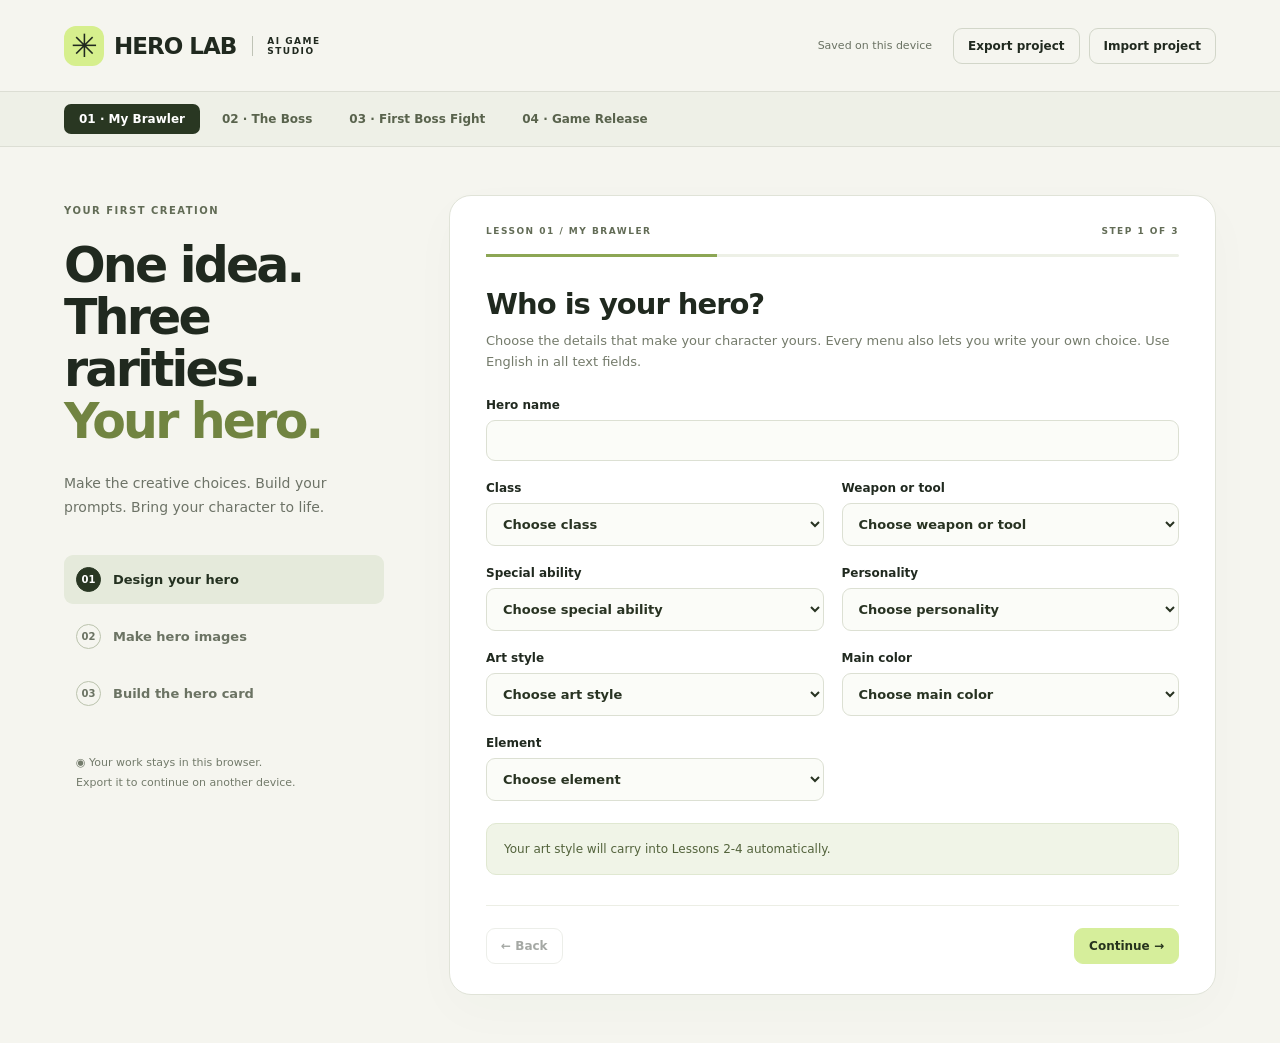
<file: index.html>
<!doctype html><html lang="en"><head><meta charset="UTF-8"><meta name="viewport" content="width=device-width,initial-scale=1"><meta name="description" content="Build your own game hero prompts, step by step."><title>Hero Lab · AI Game Studio</title><link rel="stylesheet" href="style.css?v=12"></head><body><header><a class="brand" href="./"><span class="mark">✳</span> HERO LAB <small>AI GAME STUDIO</small></a><div class="tools"><span id="saveState" role="status">Saved on this device</span><button id="export">Export project</button><button id="importButton">Import project</button><input id="import" type="file" accept="application/json,.json" hidden></div></header><nav class="courseNav" aria-label="Choose a lesson"><a href="index.html" class="current" aria-current="page">01 · My Brawler</a><a href="lesson-2.html" CLASS="L2">02 · The Boss</a><a href="lesson-3.html" CLASS="L3">03 · First Boss Fight</a><a href="lesson-4.html" CLASS="L4">04 · Game Release</a></nav><main><aside><div class="eyebrow">YOUR FIRST CREATION</div><h1>One idea.<br>Three rarities.<br><em>Your hero.</em></h1><p class="intro">Make the creative choices. Build your prompts. Bring your character to life.</p><nav id="steps" aria-label="Lesson steps"></nav><div class="local">◉ Your work stays in this browser.<br>Export it to continue on another device.</div></aside><section class="workspace"><div class="topline"><span>LESSON 01 / MY BRAWLER</span><span id="count"></span></div><div class="progress"><div id="progress"></div></div><div id="content"></div><footer><button id="back">← Back</button><button id="next" class="primary">Continue →</button></footer></section></main><div id="toast" role="status" aria-live="polite"></div><script src="shared.js?v=12"></script><script src="app.js?v=12"></script></body></html>
</file>
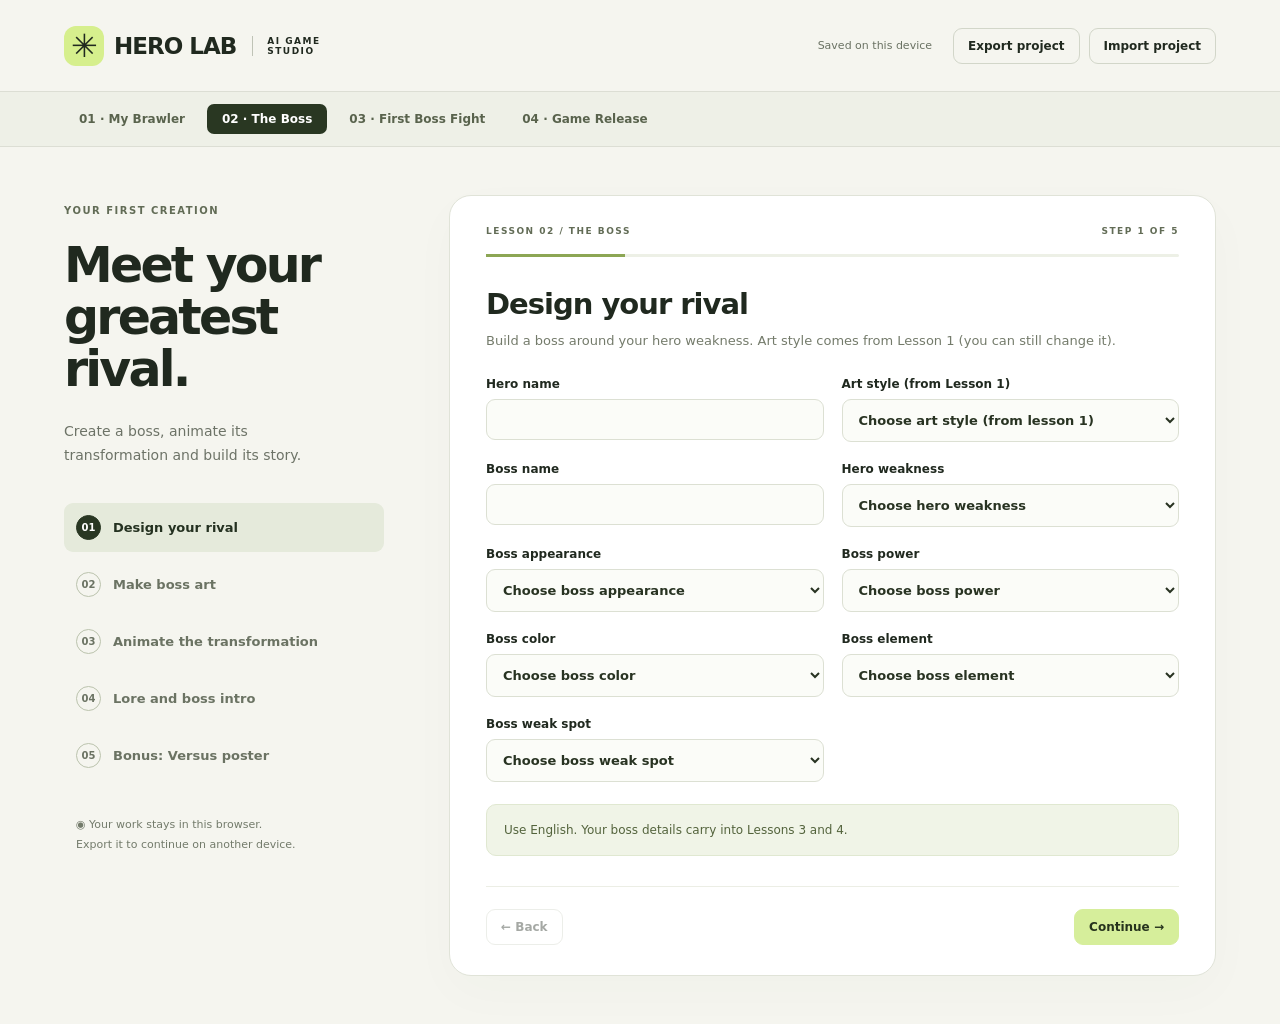
<file: lesson-2.html>
<!doctype html><html lang="en"><head><meta charset="UTF-8"><meta name="viewport" content="width=device-width,initial-scale=1"><meta name="description" content="Build your own game hero prompts, step by step."><title>Lesson 2 · AI Game Studio</title><link rel="stylesheet" href="style.css?v=12"></head><body data-lesson="2"><header><a class="brand" href="./"><span class="mark">✳</span> HERO LAB <small>AI GAME STUDIO</small></a><div class="tools"><span id="saveState" role="status">Saved on this device</span><button id="export">Export project</button><button id="importButton">Import project</button><input id="import" type="file" accept="application/json,.json" hidden></div></header><nav class="courseNav" aria-label="Choose a lesson"><a href="index.html" CLASS="L1">01 · My Brawler</a><a href="lesson-2.html" class="current" aria-current="page">02 · The Boss</a><a href="lesson-3.html" CLASS="L3">03 · First Boss Fight</a><a href="lesson-4.html" CLASS="L4">04 · Game Release</a></nav><main><aside><div class="eyebrow">YOUR FIRST CREATION</div><h1 id="courseTitle">One idea.<br>Three rarities.<br><em>Your hero.</em></h1><p class="intro" id="courseIntro">Make the creative choices. Build your prompts. Bring your character to life.</p><nav id="steps" aria-label="Lesson steps"></nav><div class="local">◉ Your work stays in this browser.<br>Export it to continue on another device.</div></aside><section class="workspace"><div class="topline"><span id="lessonName"></span><span id="count"></span></div><div class="progress"><div id="progress"></div></div><div id="content"></div><footer><button id="back">← Back</button><button id="next" class="primary">Continue →</button></footer></section></main><div id="toast" role="status" aria-live="polite"></div><script src="shared.js?v=12"></script><script src="course.js?v=12"></script></body></html>
</file>
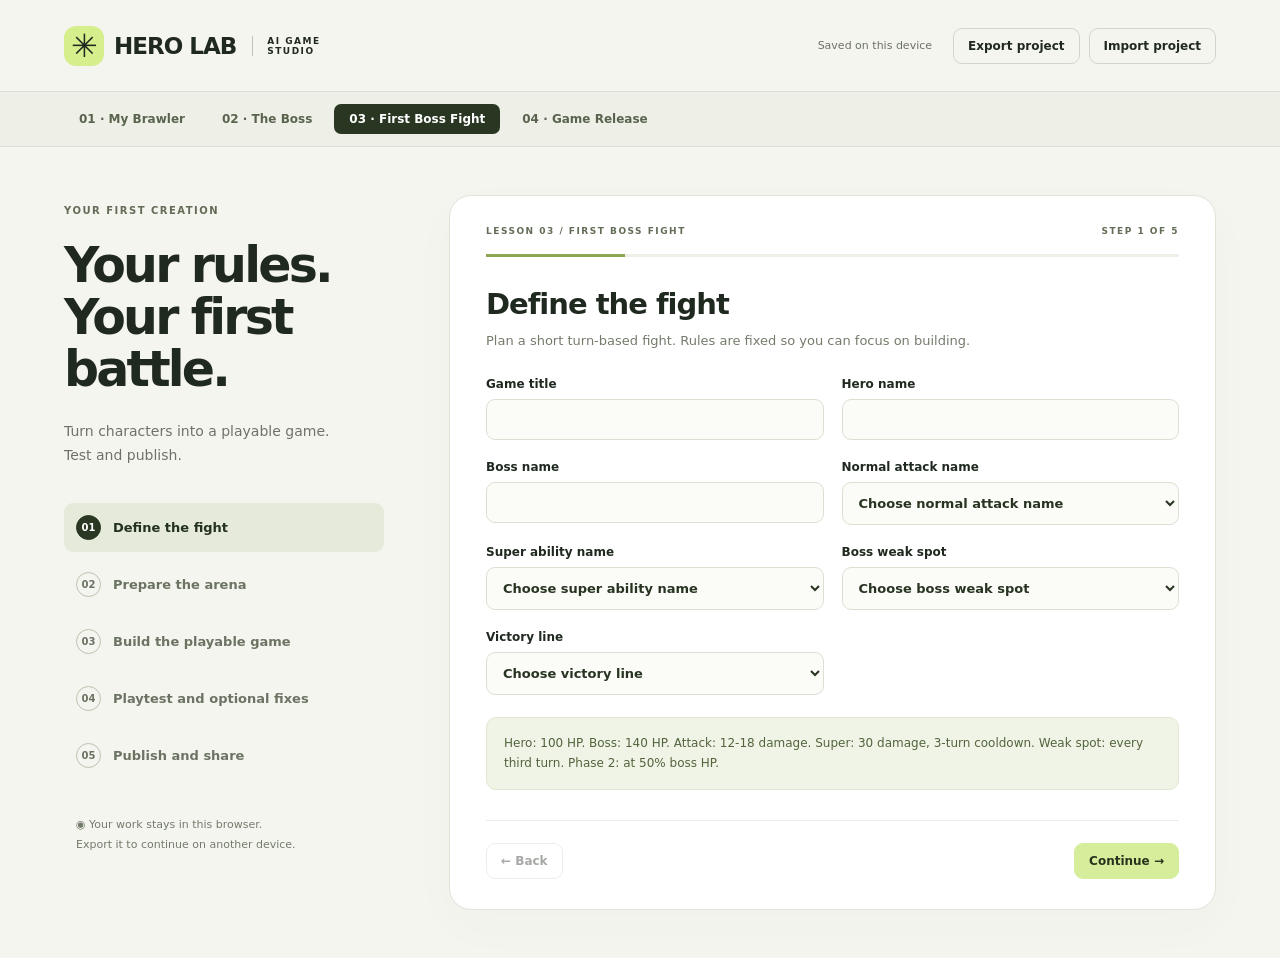
<file: lesson-3.html>
<!doctype html><html lang="en"><head><meta charset="UTF-8"><meta name="viewport" content="width=device-width,initial-scale=1"><meta name="description" content="Build your own game hero prompts, step by step."><title>Lesson 3 · AI Game Studio</title><link rel="stylesheet" href="style.css?v=12"></head><body data-lesson="3"><header><a class="brand" href="./"><span class="mark">✳</span> HERO LAB <small>AI GAME STUDIO</small></a><div class="tools"><span id="saveState" role="status">Saved on this device</span><button id="export">Export project</button><button id="importButton">Import project</button><input id="import" type="file" accept="application/json,.json" hidden></div></header><nav class="courseNav" aria-label="Choose a lesson"><a href="index.html" CLASS="L1">01 · My Brawler</a><a href="lesson-2.html" CLASS="L2">02 · The Boss</a><a href="lesson-3.html" class="current" aria-current="page">03 · First Boss Fight</a><a href="lesson-4.html" CLASS="L4">04 · Game Release</a></nav><main><aside><div class="eyebrow">YOUR FIRST CREATION</div><h1 id="courseTitle">One idea.<br>Three rarities.<br><em>Your hero.</em></h1><p class="intro" id="courseIntro">Make the creative choices. Build your prompts. Bring your character to life.</p><nav id="steps" aria-label="Lesson steps"></nav><div class="local">◉ Your work stays in this browser.<br>Export it to continue on another device.</div></aside><section class="workspace"><div class="topline"><span id="lessonName"></span><span id="count"></span></div><div class="progress"><div id="progress"></div></div><div id="content"></div><footer><button id="back">← Back</button><button id="next" class="primary">Continue →</button></footer></section></main><div id="toast" role="status" aria-live="polite"></div><script src="shared.js?v=12"></script><script src="course.js?v=12"></script></body></html>
</file>
<file: style.css>
:root{font-family:Inter,ui-sans-serif,system-ui,-apple-system,sans-serif;color:#20291f;background:#f5f5ef;font-synthesis:none}*{box-sizing:border-box}body{margin:0}button,input,select,textarea{font:inherit}button,.import{cursor:pointer}button:focus-visible,a:focus-visible,.import:focus-within{outline:3px solid #738741;outline-offset:4px}header{min-height:92px;padding:20px 5%;border-bottom:1px solid #dcded4;display:flex;align-items:center;justify-content:space-between;gap:20px}.brand{color:inherit;text-decoration:none;display:flex;align-items:center;font-weight:850;letter-spacing:-1px;font-size:23px;gap:10px}.brand small{font-size:9px;letter-spacing:1.5px;border-left:1px solid #bfc3b6;padding-left:14px;margin-left:6px;max-width:80px}.mark{background:#d6ef8d;border-radius:12px;width:40px;height:40px;display:grid;place-items:center;font-size:32px}.tools{display:flex;gap:9px;align-items:center}.tools span{font-size:11px;color:#6a7263;margin-right:12px}button,.import{border:1px solid #d2d6c9;border-radius:9px;padding:10px 14px;background:transparent;color:inherit;font-size:12px;font-weight:650}.import{display:inline-block}main{max-width:1320px;margin:0 auto;padding:48px 5%;display:grid;grid-template-columns:320px minmax(0,1fr);gap:65px}aside{padding-top:10px}.eyebrow,.topline{font-size:10px;font-weight:750;letter-spacing:1.5px;color:#626c56}h1{font-size:49px;letter-spacing:-2.8px;line-height:1.06;margin:24px 0}h1 em{font-style:normal;color:#718441}.intro{font-size:14px;line-height:1.7;color:#6d7367;max-width:270px}nav{display:grid;gap:8px;margin-top:36px}nav button{text-align:left;border:0;padding:12px;display:flex;gap:12px;align-items:center;font-size:13px;color:#6b7363}nav button.active{background:#e5eadb;color:#243120}nav .number{width:25px;height:25px;border:1px solid #bbc3ad;border-radius:50%;display:grid;place-items:center;font-size:10px}nav .active .number{background:#293723;color:white;border-color:#293723}.local{font-size:11px;color:#737b6b;line-height:1.8;margin:35px 12px}.workspace{background:#fff;border:1px solid #e0e3d8;border-radius:22px;padding:30px 36px;box-shadow:0 16px 50px #34452c06;min-width:0}.topline{display:flex;justify-content:space-between;font-size:9px}.progress{height:3px;background:#edf0e6;margin:18px 0 30px;border-radius:4px}.progress div{height:100%;background:#8ca654;transition:width .2s}h2{font-size:29px;letter-spacing:-1px;margin:0 0 10px}.sub{color:#747b6b;line-height:1.6;font-size:13px;margin:0 0 25px}.grid{display:grid;grid-template-columns:1fr 1fr;gap:20px 18px}.field{display:flex;flex-direction:column;gap:8px;font-size:12px;font-weight:650}.wide{grid-column:1/-1}input,select,textarea{border:1px solid #dce0d3;border-radius:9px;padding:12px;background:#fbfcf8;width:100%;color:#283322;font-size:13px;outline:none}input:focus,select:focus,textarea:focus{border-color:#83994f;box-shadow:0 0 0 3px #e6edda}textarea{resize:vertical;line-height:1.6}.custom{margin-top:0}.note{background:#f0f4e7;border:1px solid #e0e8d1;color:#53633c;padding:15px 17px;border-radius:10px;font-size:12px;line-height:1.7;margin:22px 0}.prompt{margin-top:26px;border-top:1px solid #e5e8df;padding-top:22px}.prompthead{display:flex;justify-content:space-between;align-items:center;margin-bottom:12px;gap:12px}.prompthead span{font-size:10px;letter-spacing:1.2px;font-weight:750}.primary{background:#d6ee9b;border-color:#d6ee9b;color:#26331d}.copy{background:#293722;color:#fff;border-color:#293722}.prompt textarea{background:#f7f8f2;color:#58624c;font-family:ui-monospace,monospace;font-size:11px;min-height:210px}.missing{color:#875f21;font-size:12px;line-height:1.5;margin:10px 0}.launch{display:flex;gap:18px;flex-wrap:wrap;margin-top:14px}.launch a{color:#526c31;font-size:12px;text-underline-offset:4px}footer{display:flex;justify-content:space-between;margin-top:30px;border-top:1px solid #eceee5;padding-top:22px}button:disabled{opacity:.4;cursor:default}.check{display:flex;align-items:flex-start;gap:10px;font-size:13px;line-height:1.6;margin:16px 0}.check input{width:17px;margin-top:3px;accent-color:#718441}.preview{display:block;max-width:100%;max-height:140px;object-fit:contain;border-radius:8px}.preview[hidden]{display:none}#toast{position:fixed;bottom:25px;left:50%;transform:translateX(-50%);background:#293722;color:white;border-radius:12px;font-size:13px;padding:13px 22px;opacity:0;pointer-events:none;transition:opacity .2s}#toast.show{opacity:1}@media(max-width:1000px){main{gap:30px;grid-template-columns:250px minmax(0,1fr)}h1{font-size:42px}.workspace{padding:25px}.tools span{display:none}}@media(max-width:740px){header{padding:16px 5%;flex-wrap:wrap}.brand{font-size:20px}.tools{width:100%}main{display:block;padding-top:22px}h1{font-size:34px;line-height:1.1;margin:12px 0}h1 br{display:none}h1 em{margin-left:7px}.intro,.local{display:none}nav{display:flex;overflow:auto;margin:20px 0;gap:5px;padding-bottom:5px}nav button{flex-shrink:0;font-size:11px;padding:8px}.workspace{padding:23px 18px;border-radius:16px}.grid{gap:17px 12px}h2{font-size:25px}.topline{font-size:8px;letter-spacing:1px}}@media(max-width:400px){.grid{grid-template-columns:1fr}.wide{grid-column:auto}.brand small{display:none}}@media(prefers-reduced-motion:reduce){*{transition:none!important}}
.courseNav{display:flex;gap:7px;padding:12px 5%;border-bottom:1px solid #dcded4;overflow:auto;background:#eef0e7}.courseNav a{white-space:nowrap;text-decoration:none;color:#59634d;padding:8px 15px;border-radius:7px;font-size:12px;font-weight:650}.courseNav a.current{background:#293722;color:#fff}.optional{font-size:10px;font-weight:400;color:#777e6e;margin-left:6px}
.courseNav{margin:0;border-radius:0;gap:7px}.courseNav a:focus-visible{outline:3px solid #738741;outline-offset:2px}

button:active:not(:disabled){transform:translateY(2px) scale(.97)}button.copied{background:#d6ee9b!important;color:#26331d!important;border-color:#9bb66a!important;box-shadow:0 0 0 4px #d6ee9b50}button.is-copying{opacity:.7}.asset-help ol{padding-left:20px;margin:10px 0}.asset-help li{margin:7px 0}.asset-help a,.note a{color:#3b5c24;text-underline-offset:3px}

.img-preview{font-size:12px;margin-top:4px}.img-preview .ok{color:#3ddc84}.img-preview .bad{color:#ff6b6b}





.expect{display:none}

.after-task{margin:22px 0;padding:14px 16px;border:1px solid #e0e8d1;border-radius:12px;background:#f7faf0}.after-task h3{margin:0 0 10px}

.img-preview.ok{color:#3ddc84;font-weight:600}.img-preview.bad{color:#ff8a3d;background:rgba(255,120,40,.12);border-left:4px solid #ff6b3d;padding:8px 10px;border-radius:6px;font-weight:600}

.upload-tip{margin:0 0 18px;font-size:13px;color:#53633c}
.upload-tip a{color:#3b5c24;font-weight:650;text-underline-offset:3px}
.launch{align-items:center}
.launch-note{margin:0;font-size:11px;color:#6a7263}
.guide-shots{display:flex;flex-wrap:wrap;gap:12px;margin:0 0 20px}
.guide-shot{margin:0;position:relative;width:148px;cursor:zoom-in}
.guide-shot img{display:block;width:148px;height:100px;object-fit:cover;object-position:top;border-radius:10px;border:1px solid #dce0d3;background:#f7f8f2;box-shadow:0 4px 14px #34452c12;transition:transform .15s ease,box-shadow .15s ease;transform-origin:center top}
.guide-shot figcaption{font-size:10px;color:#6a7263;margin-top:6px;line-height:1.3}
.guide-shot:hover img,.guide-shot:focus-within img,.guide-shot.is-open img{transform:scale(2.15);z-index:30;position:relative;box-shadow:0 18px 40px #1a241850;border-color:#8ca654}
.guide-shot:hover,.guide-shot:focus-within,.guide-shot.is-open{z-index:30}
@media(max-width:740px){
  .guide-shot{width:112px}
  .guide-shot img{width:112px;height:78px}
  .guide-shot:hover img,.guide-shot:focus-within img,.guide-shot.is-open img{transform:scale(2.6)}
}

.after-task{border-style:solid;border-color:#e0e8d1}
.expect{display:none}


.work-drop{margin:28px 0 8px;padding:20px 20px 18px;border:1px solid #e0e8d1;border-radius:14px;background:#f7faf0}
.work-drop h3{margin:0 0 8px;font-size:20px;letter-spacing:-0.4px}
.work-drop .drop-lead{margin:0 0 16px;font-size:13px;line-height:1.6;color:#53633c}
.drop-status{margin:12px 0 0;font-size:13px;line-height:1.5}
.drop-status.ok{color:#3b5c24}
.drop-status.bad{color:#8a3b1d}
.drop-status.busy{color:#53633c}
.file-hint{margin:6px 0 0;font-size:11px;color:#6a7263;font-weight:500;line-height:1.5}
.teacher-page .teacher-main{display:block;max-width:920px;padding-top:36px}
.teacher-page h1{font-size:36px;margin:10px 0 8px}
.teacher-signin{max-width:420px}
.teacher-toolbar{display:flex;gap:10px;margin:8px 0 18px}
.teacher-card{display:grid;grid-template-columns:120px 1fr;gap:16px;padding:14px 0;border-top:1px solid #e5e8df}
.teacher-thumb{width:120px;height:80px;object-fit:cover;border-radius:8px;border:1px solid #dce0d3;background:#f7f8f2}
.teacher-meta{margin:0 0 6px;font-size:14px}
.teacher-actions{display:flex;gap:12px;margin:10px 0 0}
.teacher-actions .btn-link{color:#3b5c24;font-size:13px;font-weight:650}
.flag{display:inline-block;margin-left:6px;padding:1px 7px;border-radius:999px;background:#f3d9cf;color:#8a3b1d;font-size:10px;font-weight:700}
@media(max-width:600px){.teacher-card{grid-template-columns:1fr}}
</file>
